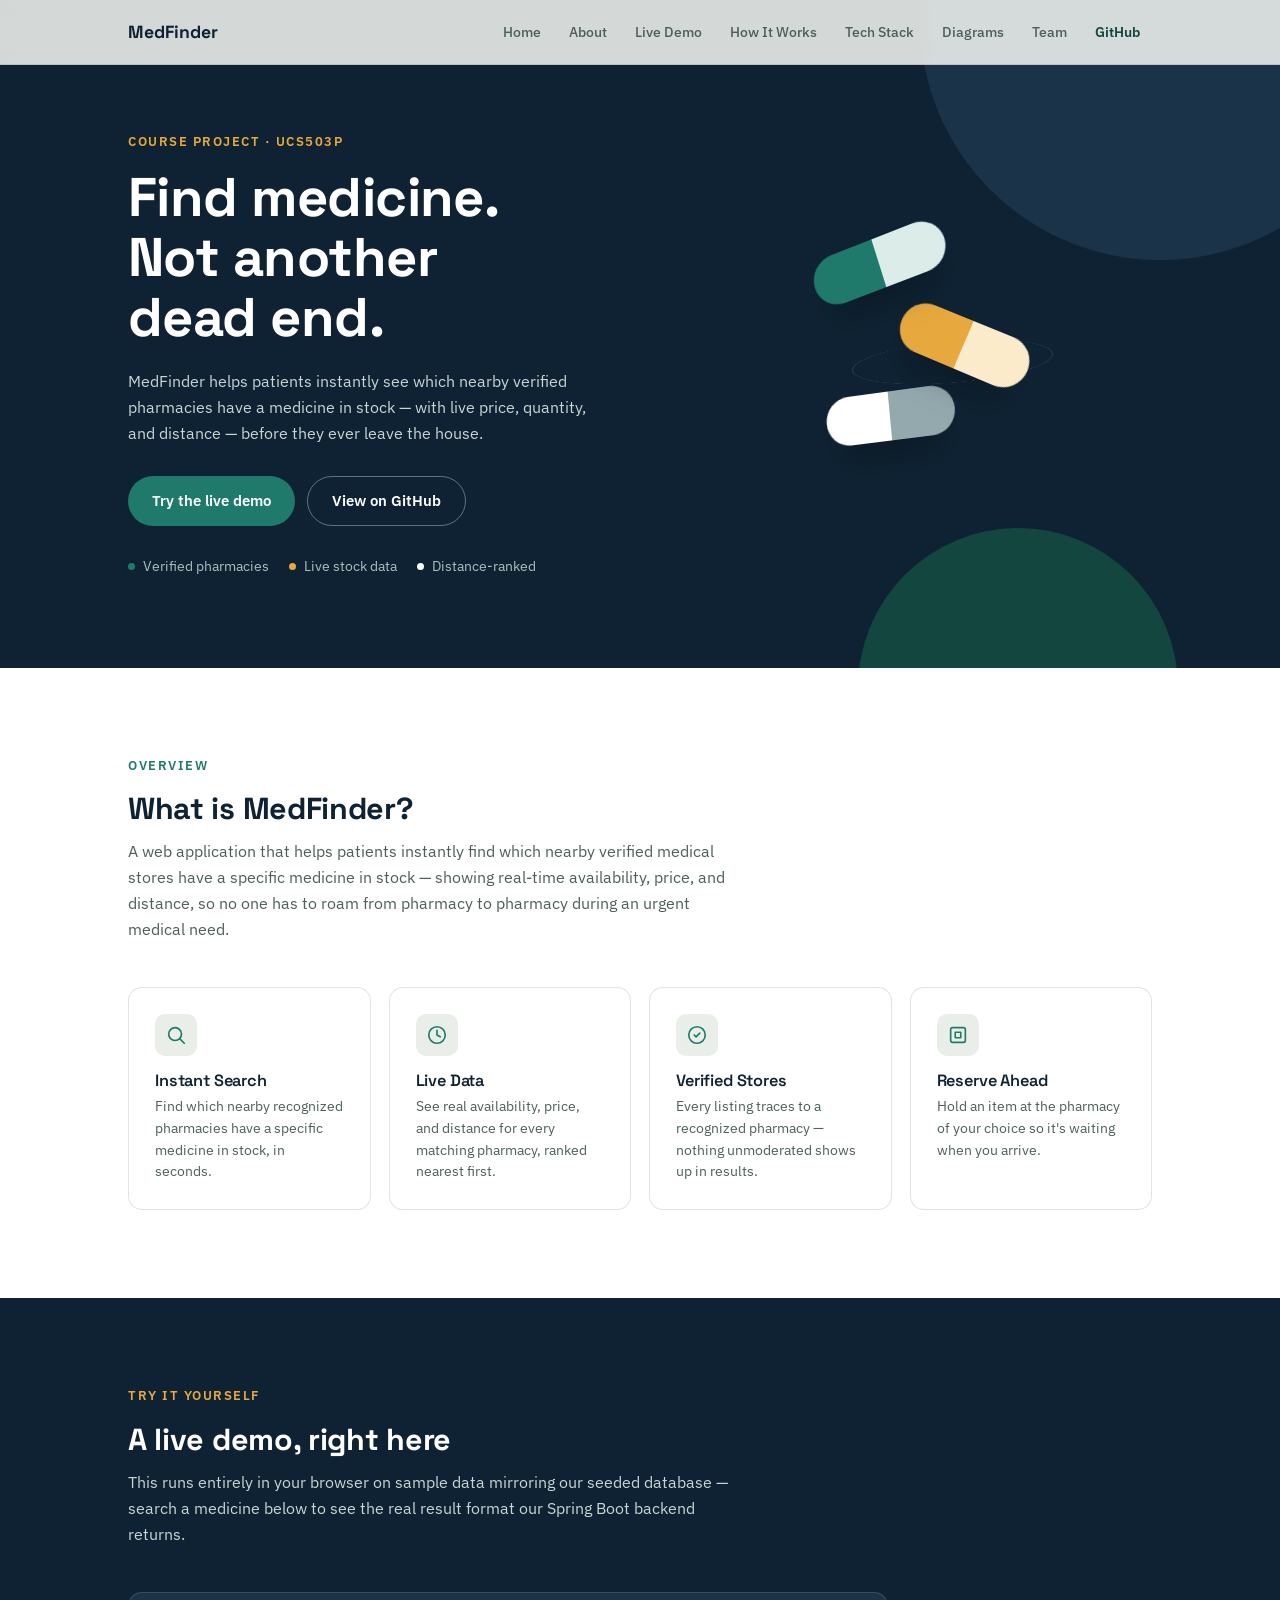
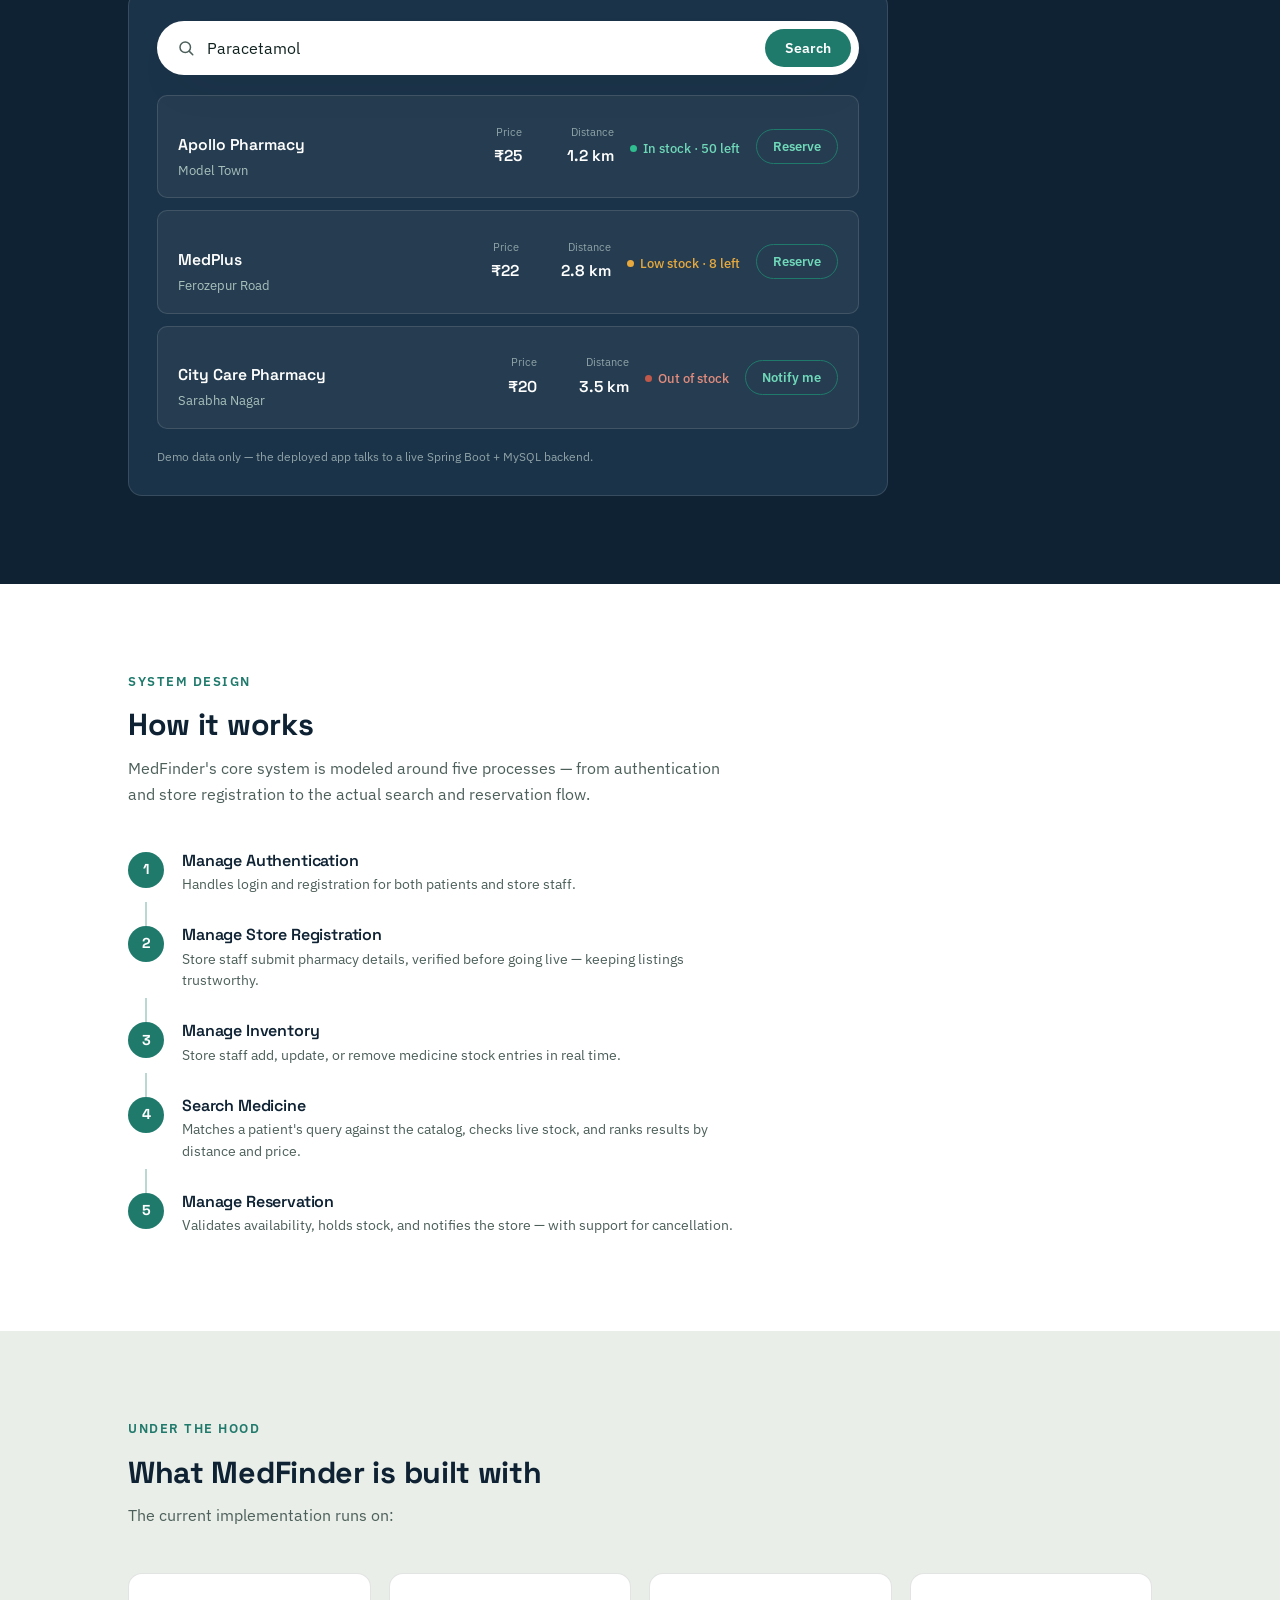
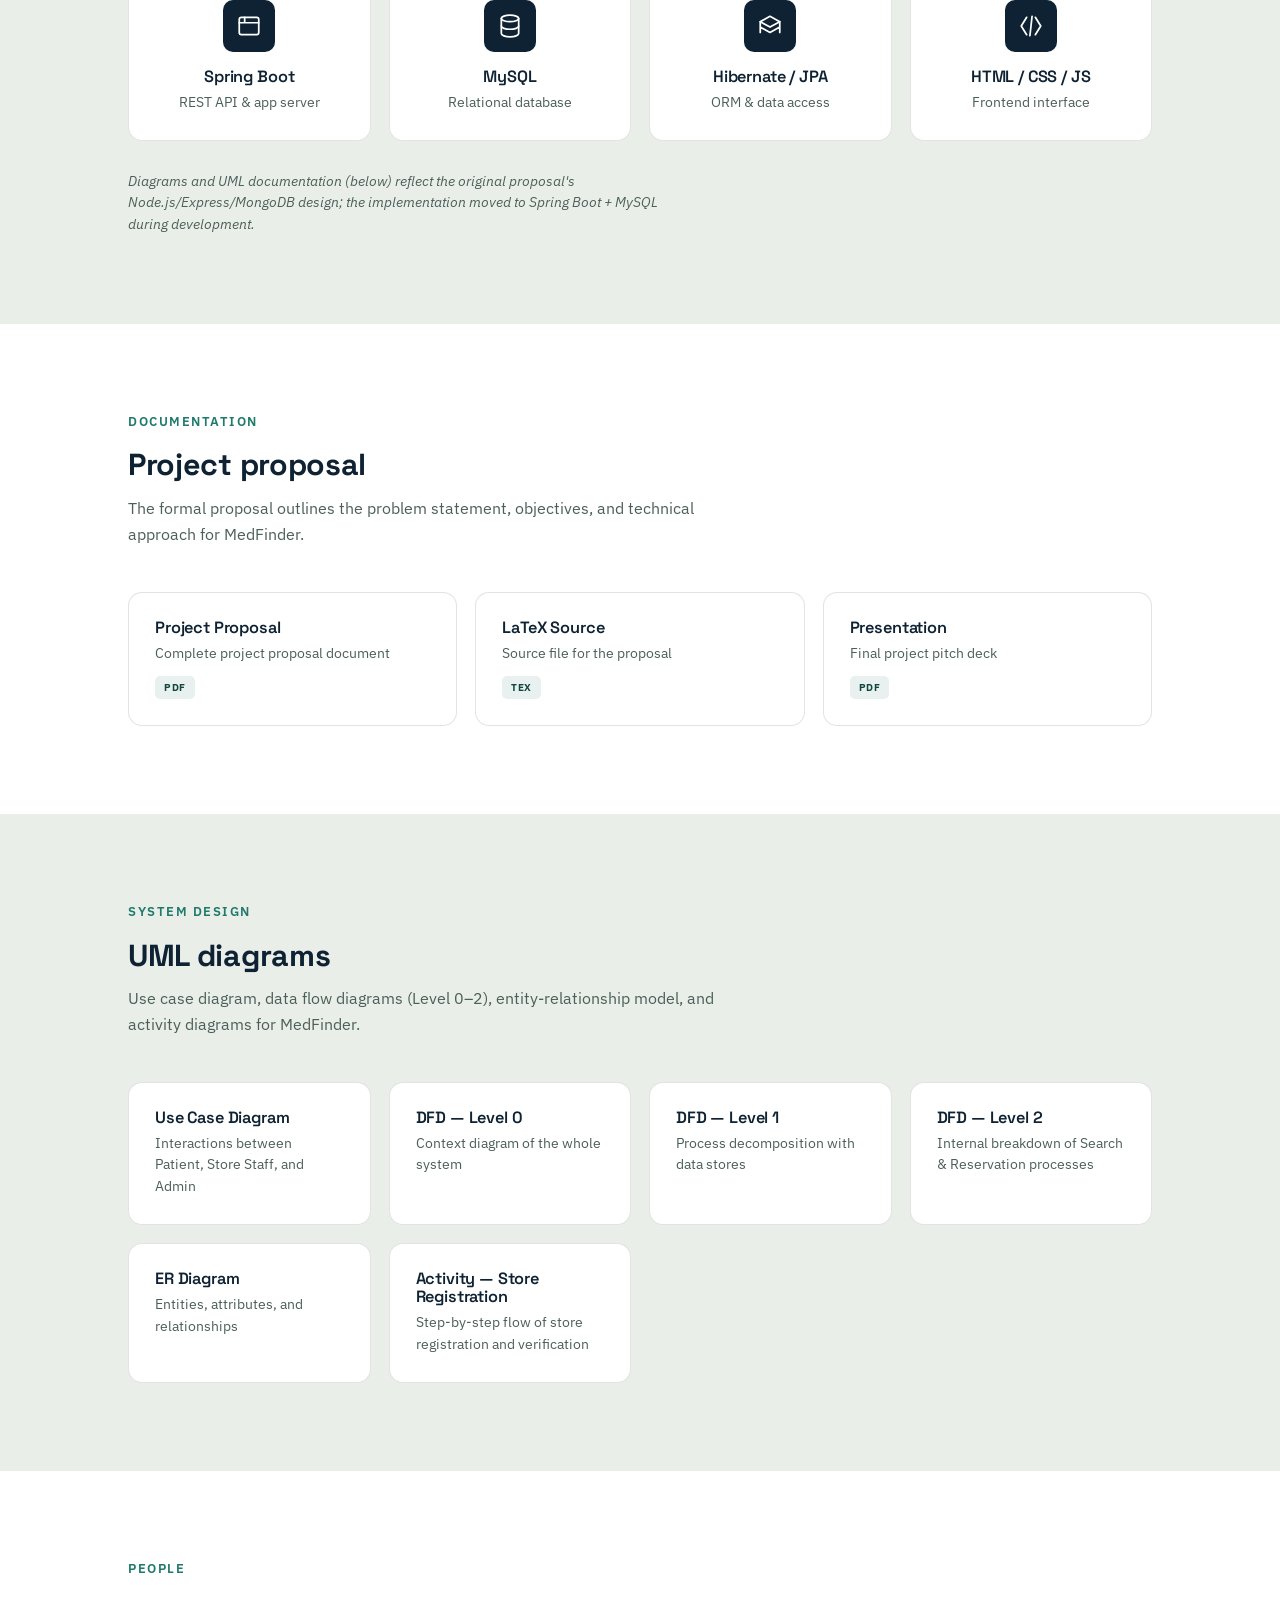
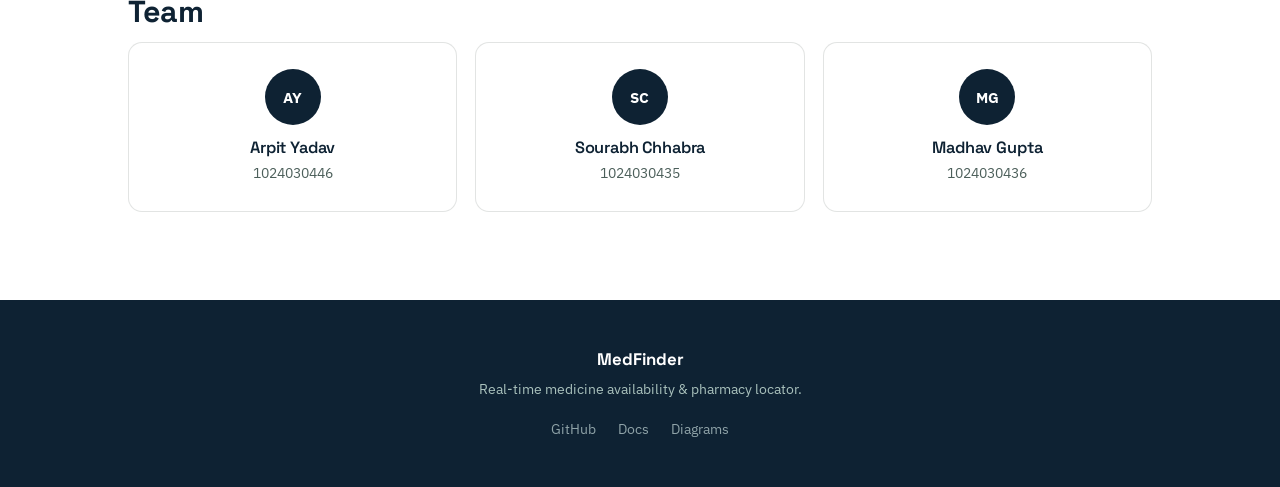
<file: index.html>
<!DOCTYPE html>
<html lang="en">
<head>
<meta charset="UTF-8">
<meta name="viewport" content="width=device-width, initial-scale=1.0">
<meta name="description" content="MedFinder — Real-time medicine availability & pharmacy locator. Course project UCS503P.">
<title>MedFinder — Real-Time Medicine Availability &amp; Pharmacy Locator</title>
<link rel="preconnect" href="https://fonts.googleapis.com">
<link rel="preconnect" href="https://fonts.gstatic.com" crossorigin>
<link href="https://fonts.googleapis.com/css2?family=Space+Grotesk:wght@500;600;700&family=IBM+Plex+Sans:wght@400;500;600&display=swap" rel="stylesheet">
<link rel="stylesheet" href="style.css">
</head>
<body>

<nav class="navbar" id="navbar">
  <div class="nav-inner">
    <a href="#top" class="nav-logo">MedFinder</a>
    <button class="nav-toggle" id="navToggle" aria-label="Toggle navigation">
      <span></span><span></span><span></span>
    </button>
    <ul class="nav-links" id="navLinks">
      <li><a href="#top" class="nav-link">Home</a></li>
      <li><a href="#about" class="nav-link">About</a></li>
      <li><a href="#demo" class="nav-link">Live Demo</a></li>
      <li><a href="#flow" class="nav-link">How It Works</a></li>
      <li><a href="#stack" class="nav-link">Tech Stack</a></li>
      <li><a href="#diagrams" class="nav-link">Diagrams</a></li>
      <li><a href="#team" class="nav-link">Team</a></li>
      <li><a href="https://github.com/Sourabhchhabra11/Med_Finder" target="_blank" rel="noopener" class="nav-link nav-link-ext">GitHub</a></li>
    </ul>
  </div>
</nav>

<main id="top">

  <!-- ============ HERO ============ -->
  <section class="hero">
    <div class="hero-glow hero-glow-a"></div>
    <div class="hero-glow hero-glow-b"></div>
    <div class="container hero-grid">
      <div class="hero-copy">
        <p class="eyebrow">Course Project &middot; UCS503P</p>
        <h1>Find medicine.<br>Not another<br>dead end.</h1>
        <p class="hero-sub">
          MedFinder helps patients instantly see which nearby verified pharmacies have a medicine
          in stock — with live price, quantity, and distance — before they ever leave the house.
        </p>
        <div class="hero-actions">
          <a href="#demo" class="btn btn-primary">Try the live demo</a>
          <a href="https://github.com/Sourabhchhabra11/Med_Finder" target="_blank" rel="noopener" class="btn btn-outline">View on GitHub</a>
        </div>
        <p class="hero-trust">
          <span><i class="dot dot-teal"></i>Verified pharmacies</span>
          <span><i class="dot dot-amber"></i>Live stock data</span>
          <span><i class="dot dot-white"></i>Distance-ranked</span>
        </p>
      </div>
      <div class="hero-visual" id="heroVisual" aria-hidden="true">
        <div class="capsule-stage" id="capsuleStage">
          <div class="capsule capsule-a"><span></span><span></span></div>
          <div class="capsule capsule-b"><span></span><span></span></div>
          <div class="capsule capsule-c"><span></span><span></span></div>
          <div class="ring"></div>
        </div>
      </div>
    </div>
  </section>

  <!-- ============ ABOUT ============ -->
  <section class="section" id="about">
    <div class="container">
      <p class="eyebrow eyebrow-dark">Overview</p>
      <h2 class="section-title">What is MedFinder?</h2>
      <p class="section-desc">
        A web application that helps patients instantly find which nearby verified medical stores
        have a specific medicine in stock — showing real-time availability, price, and distance, so
        no one has to roam from pharmacy to pharmacy during an urgent medical need.
      </p>
      <div class="grid grid-4">
        <div class="card fade-in">
          <div class="card-icon">
            <svg viewBox="0 0 24 24" fill="none" stroke="currentColor" stroke-width="1.8" stroke-linecap="round" stroke-linejoin="round"><circle cx="11" cy="11" r="7"/><line x1="21" y1="21" x2="16" y2="16"/></svg>
          </div>
          <h3>Instant Search</h3>
          <p>Find which nearby recognized pharmacies have a specific medicine in stock, in seconds.</p>
        </div>
        <div class="card fade-in">
          <div class="card-icon">
            <svg viewBox="0 0 24 24" fill="none" stroke="currentColor" stroke-width="1.8" stroke-linecap="round" stroke-linejoin="round"><circle cx="12" cy="12" r="9"/><path d="M12 7v5l3.5 2"/></svg>
          </div>
          <h3>Live Data</h3>
          <p>See real availability, price, and distance for every matching pharmacy, ranked nearest first.</p>
        </div>
        <div class="card fade-in">
          <div class="card-icon">
            <svg viewBox="0 0 24 24" fill="none" stroke="currentColor" stroke-width="1.8" stroke-linecap="round" stroke-linejoin="round"><path d="M9 12l2 2 4-4"/><circle cx="12" cy="12" r="9"/></svg>
          </div>
          <h3>Verified Stores</h3>
          <p>Every listing traces to a recognized pharmacy — nothing unmoderated shows up in results.</p>
        </div>
        <div class="card fade-in">
          <div class="card-icon">
            <svg viewBox="0 0 24 24" fill="none" stroke="currentColor" stroke-width="1.8" stroke-linecap="round" stroke-linejoin="round"><rect x="4" y="4" width="16" height="16" rx="2"/><path d="M9 9h6v6H9z"/></svg>
          </div>
          <h3>Reserve Ahead</h3>
          <p>Hold an item at the pharmacy of your choice so it's waiting when you arrive.</p>
        </div>
      </div>
    </div>
  </section>

  <!-- ============ LIVE DEMO ============ -->
  <section class="section section-dark" id="demo">
    <div class="container">
      <p class="eyebrow">Try it yourself</p>
      <h2 class="section-title section-title-light">A live demo, right here</h2>
      <p class="section-desc section-desc-light">
        This runs entirely in your browser on sample data mirroring our seeded database —
        search a medicine below to see the real result format our Spring Boot backend returns.
      </p>

      <div class="demo-card">
        <form class="demo-search" id="demoForm" autocomplete="off">
          <svg class="demo-search-icon" viewBox="0 0 24 24" fill="none" stroke="currentColor" stroke-width="2" stroke-linecap="round"><circle cx="11" cy="11" r="7"/><line x1="21" y1="21" x2="16.5" y2="16.5"/></svg>
          <input id="demoInput" type="text" placeholder="Try &ldquo;Paracetamol&rdquo; or &ldquo;Ibuprofen&rdquo;&hellip;" value="Paracetamol">
          <button type="submit" class="btn btn-primary btn-sm">Search</button>
        </form>
        <div class="demo-results" id="demoResults"></div>
        <p class="demo-note">Demo data only — the deployed app talks to a live Spring Boot + MySQL backend.</p>
      </div>
    </div>
  </section>

  <!-- ============ HOW IT WORKS ============ -->
  <section class="section" id="flow">
    <div class="container">
      <p class="eyebrow eyebrow-dark">System Design</p>
      <h2 class="section-title">How it works</h2>
      <p class="section-desc">
        MedFinder's core system is modeled around five processes — from authentication and store
        registration to the actual search and reservation flow.
      </p>

      <div class="flow-pipeline">
        <div class="flow-step fade-in">
          <div class="flow-step-number">1</div>
          <div class="flow-step-content">
            <h3>Manage Authentication</h3>
            <p>Handles login and registration for both patients and store staff.</p>
          </div>
        </div>
        <div class="flow-connector"></div>

        <div class="flow-step fade-in">
          <div class="flow-step-number">2</div>
          <div class="flow-step-content">
            <h3>Manage Store Registration</h3>
            <p>Store staff submit pharmacy details, verified before going live — keeping listings trustworthy.</p>
          </div>
        </div>
        <div class="flow-connector"></div>

        <div class="flow-step fade-in">
          <div class="flow-step-number">3</div>
          <div class="flow-step-content">
            <h3>Manage Inventory</h3>
            <p>Store staff add, update, or remove medicine stock entries in real time.</p>
          </div>
        </div>
        <div class="flow-connector"></div>

        <div class="flow-step fade-in">
          <div class="flow-step-number">4</div>
          <div class="flow-step-content">
            <h3>Search Medicine</h3>
            <p>Matches a patient's query against the catalog, checks live stock, and ranks results by distance and price.</p>
          </div>
        </div>
        <div class="flow-connector"></div>

        <div class="flow-step fade-in">
          <div class="flow-step-number">5</div>
          <div class="flow-step-content">
            <h3>Manage Reservation</h3>
            <p>Validates availability, holds stock, and notifies the store — with support for cancellation.</p>
          </div>
        </div>
      </div>
    </div>
  </section>

  <!-- ============ TECH STACK ============ -->
  <section class="section section-alt" id="stack">
    <div class="container">
      <p class="eyebrow eyebrow-dark">Under the hood</p>
      <h2 class="section-title">What MedFinder is built with</h2>
      <p class="section-desc">The current implementation runs on:</p>
      <div class="grid grid-4">
        <div class="card card-center fade-in">
          <div class="card-icon card-icon-lg">
            <svg viewBox="0 0 24 24" fill="none" stroke="currentColor" stroke-width="1.6" stroke-linecap="round" stroke-linejoin="round"><rect x="3" y="4" width="18" height="16" rx="2"/><path d="M3 9h18M8 4v5"/></svg>
          </div>
          <h3>Spring Boot</h3>
          <p>REST API &amp; app server</p>
        </div>
        <div class="card card-center fade-in">
          <div class="card-icon card-icon-lg">
            <svg viewBox="0 0 24 24" fill="none" stroke="currentColor" stroke-width="1.6" stroke-linecap="round" stroke-linejoin="round"><ellipse cx="12" cy="5" rx="8" ry="3"/><path d="M4 5v14c0 1.7 3.6 3 8 3s8-1.3 8-3V5"/><path d="M4 12c0 1.7 3.6 3 8 3s8-1.3 8-3"/></svg>
          </div>
          <h3>MySQL</h3>
          <p>Relational database</p>
        </div>
        <div class="card card-center fade-in">
          <div class="card-icon card-icon-lg">
            <svg viewBox="0 0 24 24" fill="none" stroke="currentColor" stroke-width="1.6" stroke-linecap="round" stroke-linejoin="round"><path d="M12 3l9 5-9 5-9-5 9-5z"/><path d="M3 13l9 5 9-5M3 8v10M21 8v10"/></svg>
          </div>
          <h3>Hibernate / JPA</h3>
          <p>ORM &amp; data access</p>
        </div>
        <div class="card card-center fade-in">
          <div class="card-icon card-icon-lg">
            <svg viewBox="0 0 24 24" fill="none" stroke="currentColor" stroke-width="1.6" stroke-linecap="round" stroke-linejoin="round"><path d="M8 4L3 12l5 8M16 4l5 8-5 8M13 3l-2 18"/></svg>
          </div>
          <h3>HTML / CSS / JS</h3>
          <p>Frontend interface</p>
        </div>
      </div>
      <p class="stack-note">Diagrams and UML documentation (below) reflect the original proposal's Node.js/Express/MongoDB design; the implementation moved to Spring Boot + MySQL during development.</p>
    </div>
  </section>

  <!-- ============ DOCUMENTATION ============ -->
  <section class="section" id="docs">
    <div class="container">
      <p class="eyebrow eyebrow-dark">Documentation</p>
      <h2 class="section-title">Project proposal</h2>
      <p class="section-desc">The formal proposal outlines the problem statement, objectives, and technical approach for MedFinder.</p>
      <div class="grid grid-3">
        <a href="https://github.com/Sourabhchhabra11/Med_Finder/blob/main/docs/project-proposal/main.pdf" target="_blank" rel="noopener" class="card card-link fade-in">
          <h3>Project Proposal</h3>
          <p>Complete project proposal document</p>
          <span class="tag">PDF</span>
        </a>
        <a href="https://github.com/Sourabhchhabra11/Med_Finder/blob/main/docs/project-proposal/main.tex" target="_blank" rel="noopener" class="card card-link fade-in">
          <h3>LaTeX Source</h3>
          <p>Source file for the proposal</p>
          <span class="tag">TEX</span>
        </a>
        <a href="https://github.com/Sourabhchhabra11/Med_Finder/blob/main/docs/MedFinder_finalPresentation.pdf" target="_blank" rel="noopener" class="card card-link fade-in">
          <h3>Presentation</h3>
          <p>Final project pitch deck</p>
          <span class="tag">PDF</span>
        </a>
      </div>
    </div>
  </section>

  <!-- ============ DIAGRAMS ============ -->
  <section class="section section-alt" id="diagrams">
    <div class="container">
      <p class="eyebrow eyebrow-dark">System Design</p>
      <h2 class="section-title">UML diagrams</h2>
      <p class="section-desc">Use case diagram, data flow diagrams (Level 0–2), entity-relationship model, and activity diagrams for MedFinder.</p>
      <div class="grid grid-3">
        <a href="https://github.com/Sourabhchhabra11/Med_Finder/blob/main/docs/diagrams/UseCaseDiagram.png" target="_blank" rel="noopener" class="card card-link fade-in">
          <h3>Use Case Diagram</h3>
          <p>Interactions between Patient, Store Staff, and Admin</p>
        </a>
        <a href="https://github.com/Sourabhchhabra11/Med_Finder/blob/main/docs/diagrams/dfd_level_0.png" target="_blank" rel="noopener" class="card card-link fade-in">
          <h3>DFD — Level 0</h3>
          <p>Context diagram of the whole system</p>
        </a>
        <a href="https://github.com/Sourabhchhabra11/Med_Finder/blob/main/docs/diagrams/dfd_level_1.png" target="_blank" rel="noopener" class="card card-link fade-in">
          <h3>DFD — Level 1</h3>
          <p>Process decomposition with data stores</p>
        </a>
        <a href="https://github.com/Sourabhchhabra11/Med_Finder/blob/main/docs/diagrams/dfd_level_2.png" target="_blank" rel="noopener" class="card card-link fade-in">
          <h3>DFD — Level 2</h3>
          <p>Internal breakdown of Search &amp; Reservation processes</p>
        </a>
        <a href="https://github.com/Sourabhchhabra11/Med_Finder/blob/main/docs/diagrams/ER_diagram.png" target="_blank" rel="noopener" class="card card-link fade-in">
          <h3>ER Diagram</h3>
          <p>Entities, attributes, and relationships</p>
        </a>
        <a href="https://github.com/Sourabhchhabra11/Med_Finder/blob/main/docs/diagrams/Activity_Diagram_01.png" target="_blank" rel="noopener" class="card card-link fade-in">
          <h3>Activity — Store Registration</h3>
          <p>Step-by-step flow of store registration and verification</p>
        </a>
      </div>
    </div>
  </section>

  <!-- ============ TEAM ============ -->
  <section class="section" id="team">
    <div class="container">
      <p class="eyebrow eyebrow-dark">People</p>
      <h2 class="section-title">Team</h2>
      <div class="grid grid-3">
        <div class="card card-center fade-in">
          <div class="avatar">AY</div>
          <h3>Arpit Yadav</h3>
          <p>1024030446</p>
        </div>
        <div class="card card-center fade-in">
          <div class="avatar">SC</div>
          <h3>Sourabh Chhabra</h3>
          <p>1024030435</p>
        </div>
        <div class="card card-center fade-in">
          <div class="avatar">MG</div>
          <h3>Madhav Gupta</h3>
          <p>1024030436</p>
        </div>
      </div>
    </div>
  </section>

</main>

<footer class="footer">
  <div class="container footer-inner">
    <span class="footer-logo">MedFinder</span>
    <p class="footer-text">Real-time medicine availability &amp; pharmacy locator.</p>
    <div class="footer-links">
      <a href="https://github.com/Sourabhchhabra11/Med_Finder" target="_blank" rel="noopener">GitHub</a>
      <a href="https://github.com/Sourabhchhabra11/Med_Finder/tree/main/docs" target="_blank" rel="noopener">Docs</a>
      <a href="https://github.com/Sourabhchhabra11/Med_Finder/tree/main/docs/diagrams" target="_blank" rel="noopener">Diagrams</a>
    </div>
  </div>
</footer>

<script src="script.js"></script>
</body>
</html>
</file>
<file: style.css>
:root {
  --navy: #0E2233;
  --navy-soft: #1B3348;
  --teal: #1F7A6C;
  --teal-deep: #12463E;
  --amber: #E7A93D;
  --clay: #C1584A;
  --paper: #F5F7F3;
  --paper-dim: #EAEEE8;
  --white: #FFFFFF;
  --ink: #10221F;
  --ink-soft: #4C5F5A;
  --line: rgba(16, 34, 31, 0.12);
  --line-dark: rgba(255, 255, 255, 0.12);

  --font-head: 'Space Grotesk', sans-serif;
  --font-body: 'IBM Plex Sans', sans-serif;
  --radius: 14px;
  --shadow: 0 20px 44px -24px rgba(14, 34, 51, 0.35);
}

* { box-sizing: border-box; }
html { scroll-behavior: smooth; scroll-padding-top: 76px; }

body {
  margin: 0;
  font-family: var(--font-body);
  background: var(--white);
  color: var(--ink);
  line-height: 1.6;
  -webkit-font-smoothing: antialiased;
}

a { color: inherit; text-decoration: none; }
h1, h2, h3 { font-family: var(--font-head); color: var(--navy); margin: 0; line-height: 1.1; letter-spacing: -0.01em; }
p { margin: 0; }

.container { max-width: 1080px; margin: 0 auto; padding: 0 28px; }

@media (prefers-reduced-motion: reduce) {
  *, *::before, *::after { animation-duration: .001ms !important; transition-duration: .001ms !important; }
}
:focus-visible { outline: 2px solid var(--teal); outline-offset: 3px; }

/* ============== Navbar ============== */
.navbar {
  position: fixed; top: 0; left: 0; right: 0; z-index: 100;
  background: rgba(245, 247, 243, 0.86);
  backdrop-filter: blur(10px);
  border-bottom: 1px solid var(--line);
}
.nav-inner {
  max-width: 1080px; margin: 0 auto; padding: 0 28px;
  height: 64px; display: flex; align-items: center; justify-content: space-between;
}
.nav-logo { font-family: var(--font-head); font-weight: 700; font-size: 1.1rem; color: var(--navy); }
.nav-links { display: flex; align-items: center; gap: 4px; list-style: none; margin: 0; padding: 0; }
.nav-link { font-size: 0.85rem; font-weight: 500; color: var(--ink-soft); padding: 8px 12px; border-radius: 8px; transition: .18s ease; }
.nav-link:hover { color: var(--navy); background: var(--paper-dim); }
.nav-link-ext { color: var(--teal-deep); font-weight: 600; }

.nav-toggle { display: none; flex-direction: column; gap: 4px; background: none; border: none; cursor: pointer; padding: 8px; }
.nav-toggle span { width: 18px; height: 1.5px; background: var(--navy); }

/* ============== Buttons ============== */
.btn {
  display: inline-flex; align-items: center; justify-content: center;
  padding: 12px 24px; font-family: var(--font-body); font-weight: 600; font-size: 0.92rem;
  border-radius: 999px; border: none; cursor: pointer; transition: .18s ease; white-space: nowrap;
}
.btn-sm { padding: 10px 20px; font-size: 0.86rem; }
.btn-primary { background: var(--teal); color: #fff; }
.btn-primary:hover { background: var(--teal-deep); }
.btn-outline { background: transparent; color: var(--white); border: 1.5px solid rgba(255,255,255,0.35); }
.btn-outline:hover { background: rgba(255,255,255,0.1); border-color: rgba(255,255,255,0.6); }

/* ============== Hero ============== */
.hero {
  position: relative;
  overflow: hidden;
  background: var(--navy);
  padding: 132px 0 90px;
}
.hero-glow { position: absolute; border-radius: 50%; pointer-events: none; }
.hero-glow-a { width: 480px; height: 480px; background: var(--navy-soft); top: -220px; right: -120px; }
.hero-glow-b { width: 320px; height: 320px; background: var(--teal-deep); bottom: -180px; right: 8%; }

.hero-grid { position: relative; display: grid; grid-template-columns: 1.15fr 0.85fr; gap: 40px; align-items: center; }

.eyebrow { font-size: 0.8rem; font-weight: 600; letter-spacing: 1.5px; text-transform: uppercase; color: var(--amber); margin-bottom: 16px; }
.eyebrow-dark { color: var(--teal); }

.hero h1 { font-size: clamp(2.3rem, 4.6vw, 3.4rem); font-weight: 700; color: #fff; margin-bottom: 20px; }

.hero-sub { font-size: 1.02rem; color: #C9D6D2; max-width: 46ch; line-height: 1.6; margin-bottom: 30px; }

.hero-actions { display: flex; flex-wrap: wrap; gap: 12px; margin-bottom: 30px; }

.hero-trust { display: flex; flex-wrap: wrap; gap: 20px; font-size: 0.85rem; color: #A9C1BC; }
.hero-trust span { display: inline-flex; align-items: center; gap: 8px; }
.dot { width: 7px; height: 7px; border-radius: 50%; display: inline-block; }
.dot-teal { background: var(--teal); }
.dot-amber { background: var(--amber); }
.dot-white { background: #fff; }

/* --- 3D capsule hero visual --- */
.hero-visual { perspective: 1100px; display: flex; align-items: center; justify-content: center; min-height: 320px; }
.capsule-stage {
  position: relative; width: 260px; height: 260px;
  transform-style: preserve-3d; transition: transform .15s ease-out;
  transform: rotateX(8deg) rotateY(-14deg);
}
.ring { position: absolute; inset: 10%; border: 1.5px solid rgba(255,255,255,0.15); border-radius: 50%; transform: translateZ(-40px) rotateX(70deg); }
.capsule { position: absolute; width: 136px; height: 50px; border-radius: 999px; display: flex; overflow: hidden; box-shadow: 0 22px 34px -16px rgba(0,0,0,0.5); transform-style: preserve-3d; }
.capsule span { flex: 1; }
.capsule-a { top: 24px; left: 16px; transform: translateZ(70px) rotate(-18deg); }
.capsule-a span:first-child { background: var(--teal); } .capsule-a span:last-child { background: #DCEDE9; }
.capsule-b { top: 100px; left: 90px; transform: translateZ(30px) rotate(24deg); }
.capsule-b span:first-child { background: var(--amber); } .capsule-b span:last-child { background: #FBEBCB; }
.capsule-c { top: 164px; left: 4px; transform: translateZ(-10px) rotate(-6deg); }
.capsule-c span:first-child { background: #fff; } .capsule-c span:last-child { background: #94A9AE; }

/* ============== Sections ============== */
.section { padding: 88px 0; }
.section-alt { background: var(--paper-dim); }
.section-dark { background: var(--navy); }

.section-title { font-size: 1.9rem; font-weight: 700; margin-bottom: 14px; }
.section-title-light { color: #fff; }
.section-desc { font-size: 0.98rem; color: var(--ink-soft); max-width: 60ch; line-height: 1.65; margin-bottom: 44px; }
.section-desc-light { color: #C9D6D2; }

/* ============== Grid & cards ============== */
.grid { display: grid; gap: 18px; }
.grid-4 { grid-template-columns: repeat(auto-fit, minmax(210px, 1fr)); }
.grid-3 { grid-template-columns: repeat(auto-fit, minmax(240px, 1fr)); }

.card {
  background: var(--white); border: 1px solid var(--line); border-radius: var(--radius);
  padding: 26px; transition: transform .2s ease, box-shadow .2s ease, border-color .2s ease;
}
.card-icon {
  width: 42px; height: 42px; display: flex; align-items: center; justify-content: center;
  background: var(--paper-dim); border-radius: 10px; margin-bottom: 16px; color: var(--teal);
}
.card-icon svg { width: 22px; height: 22px; }
.card-icon-lg { width: 52px; height: 52px; margin: 0 auto 16px; background: var(--navy); color: #fff; }
.card-icon-lg svg { width: 26px; height: 26px; }

.card h3 { font-size: 1.02rem; font-weight: 600; margin-bottom: 6px; }
.card p { font-size: 0.88rem; color: var(--ink-soft); line-height: 1.55; }

.card-link:hover { border-color: var(--teal); transform: translateY(-3px); box-shadow: var(--shadow); }
.card-center { text-align: center; }

.tag {
  display: inline-block; margin-top: 12px; font-size: 0.65rem; font-weight: 700; letter-spacing: .5px;
  text-transform: uppercase; padding: 3px 9px; border-radius: 5px; background: rgba(31,122,108,0.1); color: var(--teal-deep);
}

.avatar {
  width: 56px; height: 56px; border-radius: 50%; background: var(--navy); color: #fff;
  display: flex; align-items: center; justify-content: center; font-weight: 700; font-size: 0.95rem;
  margin: 0 auto 14px;
}

.stack-note { margin-top: 30px; font-size: 0.85rem; font-style: italic; color: var(--ink-soft); max-width: 70ch; }

/* ============== Live demo ============== */
.demo-card {
  background: var(--navy-soft); border: 1px solid var(--line-dark); border-radius: var(--radius);
  padding: 28px; max-width: 760px;
}
.demo-search {
  display: flex; align-items: center; gap: 10px; background: #fff; border-radius: 999px;
  padding: 8px 8px 8px 20px; box-shadow: var(--shadow);
}
.demo-search-icon { width: 18px; height: 18px; color: var(--ink-soft); flex-shrink: 0; }
.demo-search input { flex: 1; border: none; outline: none; font-family: var(--font-body); font-size: 0.98rem; color: var(--ink); background: transparent; min-width: 0; }
.demo-search input::placeholder { color: #9AA9A4; }

.demo-results { margin-top: 20px; display: flex; flex-direction: column; gap: 12px; }
.demo-row {
  display: grid; grid-template-columns: 1fr auto auto auto auto; align-items: center; gap: 16px;
  background: rgba(255,255,255,0.05); border: 1px solid var(--line-dark); border-radius: 10px; padding: 16px 20px;
}
.demo-row-pharmacy h4 { font-family: var(--font-head); font-size: 0.98rem; font-weight: 600; color: #fff; margin-bottom: 3px; }
.demo-row-pharmacy p { font-size: 0.8rem; color: #A9C1BC; }
.demo-stat { text-align: right; min-width: 76px; }
.demo-stat .label { display: block; font-size: 0.68rem; color: #8FA3A8; margin-bottom: 2px; }
.demo-stat .value { font-family: var(--font-head); font-weight: 600; font-size: 0.98rem; color: #fff; }
.demo-flag { display: inline-flex; align-items: center; gap: 6px; font-size: 0.82rem; font-weight: 500; white-space: nowrap; }
.demo-flag .dot { width: 7px; height: 7px; }
.flag-in { color: #6FD8B9; } .flag-in .dot { background: #2FBE8F; }
.flag-low { color: var(--amber); } .flag-low .dot { background: var(--amber); }
.flag-out { color: #E38C7D; } .flag-out .dot { background: var(--clay); }

.demo-reserve {
  font-family: var(--font-body); font-weight: 600; font-size: 0.8rem; padding: 8px 16px; border-radius: 999px;
  border: 1.5px solid var(--teal); background: transparent; color: #6FD8B9; cursor: pointer; transition: .18s ease; white-space: nowrap;
}
.demo-reserve:hover { background: var(--teal); color: #fff; }
.demo-reserve:disabled { border-color: var(--line-dark); color: #6B7E80; cursor: default; }
.demo-reserve.is-reserved { background: var(--teal-deep); border-color: var(--teal-deep); color: #fff; }

.demo-empty { color: #A9C1BC; font-size: 0.9rem; padding: 20px 4px; }
.demo-note { margin-top: 18px; font-size: 0.78rem; color: #8FA3A8; }

/* ============== How it works pipeline ============== */
.flow-pipeline { max-width: 620px; }
.flow-step { display: flex; gap: 18px; align-items: flex-start; }
.flow-step-number {
  flex-shrink: 0; width: 36px; height: 36px; border-radius: 50%; background: var(--teal); color: #fff;
  display: flex; align-items: center; justify-content: center; font-family: var(--font-head); font-weight: 700; font-size: 0.9rem;
}
.flow-step-content { flex: 1; padding-bottom: 6px; }
.flow-step-content h3 { font-size: 1rem; font-weight: 600; margin-bottom: 5px; }
.flow-step-content p { font-size: 0.88rem; color: var(--ink-soft); line-height: 1.55; }
.flow-connector { width: 1.5px; height: 24px; margin-left: 17px; background: var(--teal); opacity: 0.3; }

/* ============== Footer ============== */
.footer { background: var(--navy); padding: 46px 0; text-align: center; }
.footer-logo { font-family: var(--font-head); font-size: 1.05rem; font-weight: 700; color: #fff; }
.footer-text { font-size: 0.85rem; color: #A9C1BC; margin: 6px 0 18px; }
.footer-links { display: flex; gap: 22px; justify-content: center; }
.footer-links a { font-size: 0.85rem; color: #8FA3A8; transition: .18s ease; }
.footer-links a:hover { color: #fff; }

/* ============== Fade-in ============== */
.fade-in { opacity: 0; transform: translateY(16px); transition: opacity .5s ease, transform .5s ease; }
.fade-in.visible { opacity: 1; transform: translateY(0); }

/* ============== Responsive ============== */
@media (max-width: 860px) {
  .hero-grid { grid-template-columns: 1fr; }
  .hero-visual { order: -1; min-height: 220px; }
  .capsule-stage { width: 190px; height: 190px; transform: rotateX(8deg) rotateY(-10deg) scale(0.85); }
  .demo-row { grid-template-columns: 1fr; justify-items: start; gap: 8px; }
  .demo-stat { text-align: left; }

  .nav-toggle { display: flex; }
  .nav-links {
    position: fixed; top: 0; right: -100%; width: 240px; height: 100vh;
    background: var(--paper); flex-direction: column; align-items: flex-start; gap: 2px;
    padding: 76px 24px 24px; border-left: 1px solid var(--line); transition: .3s ease;
  }
  .nav-links.open { right: 0; }
  .nav-link { width: 100%; padding: 10px 12px; }
}

@media (max-width: 520px) {
  .demo-search { flex-wrap: wrap; border-radius: 22px; padding: 14px; }
  .demo-search input { width: 100%; order: 1; }
  .demo-search-icon { order: 0; }
  .demo-search .btn { order: 2; width: 100%; }
}
</file>
